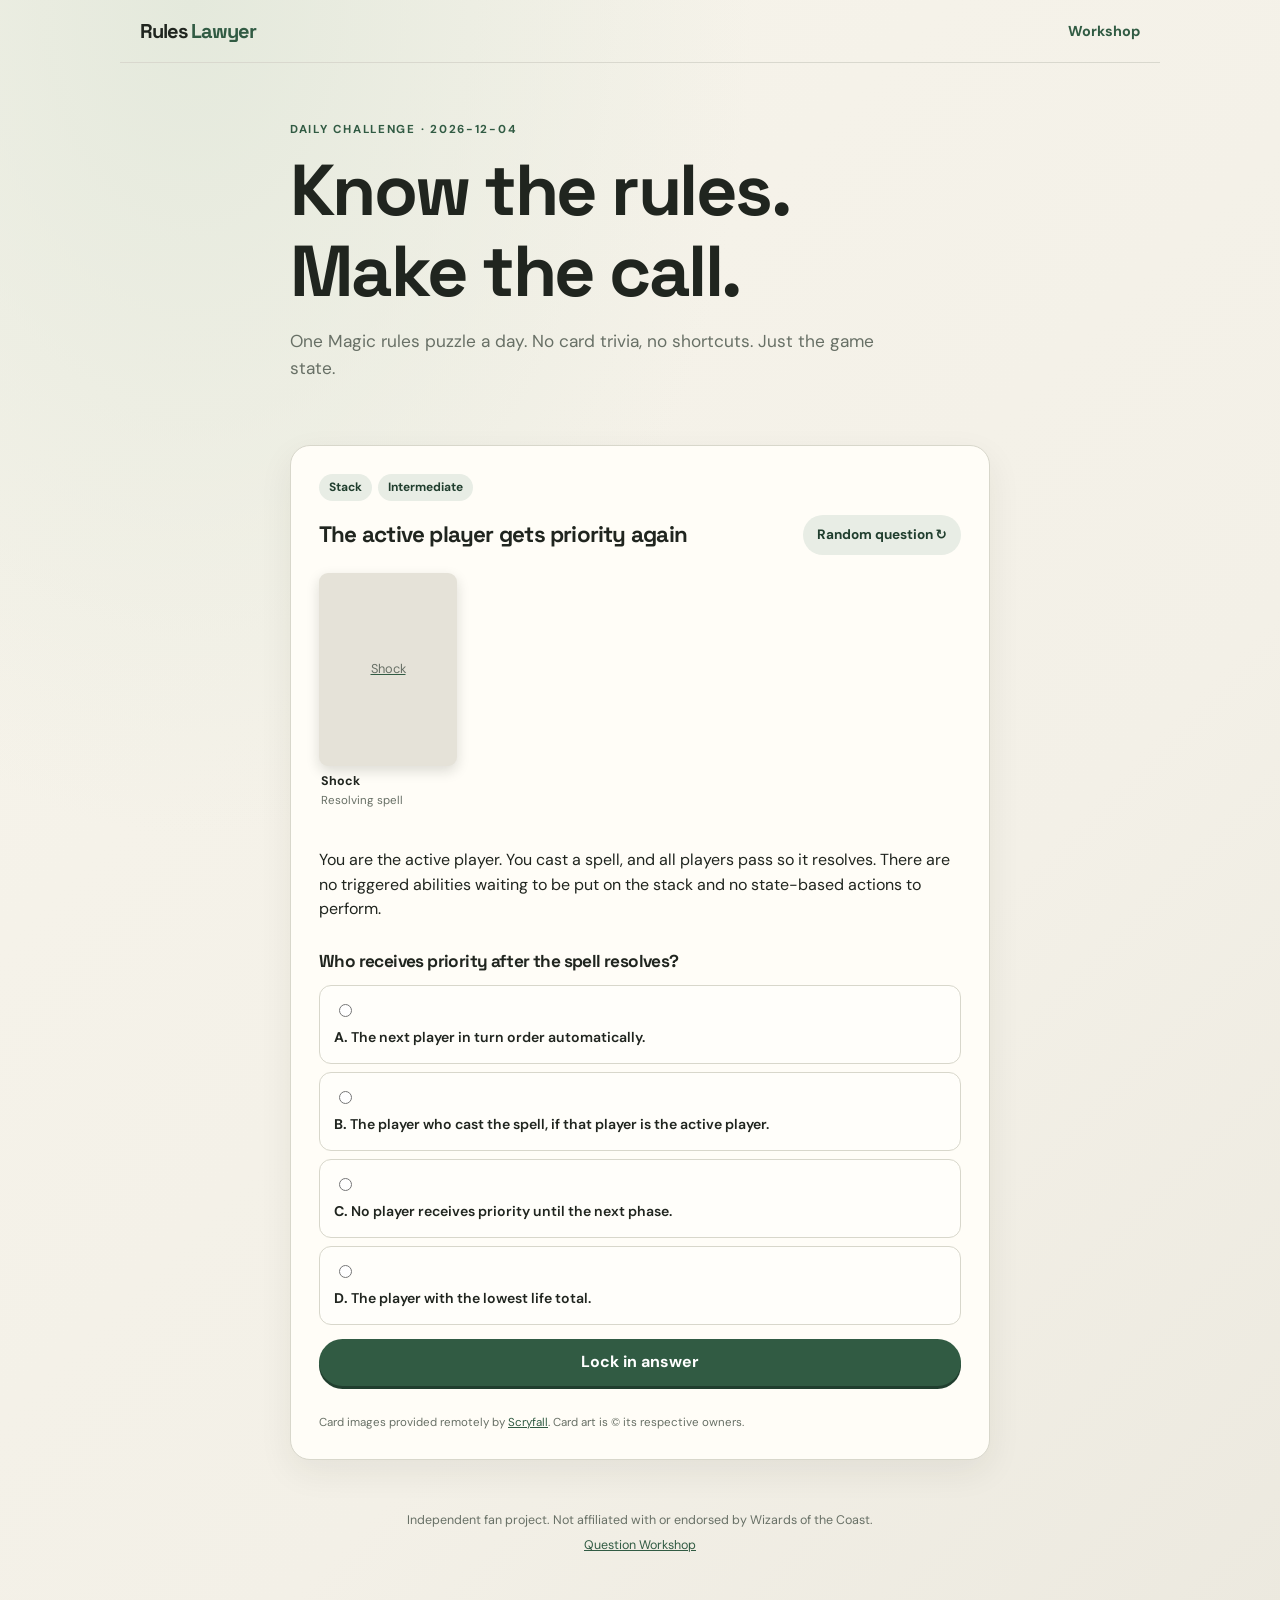
<file: index.html>
<!doctype html>
<html lang="en">
<head>
  <meta charset="utf-8">
  <meta name="viewport" content="width=device-width, initial-scale=1, viewport-fit=cover">
  <meta name="theme-color" content="#f5f3ed">
  <meta name="description" content="A daily Magic: The Gathering rules puzzle. Think through the game state, make your ruling, and learn something new.">
  <title>Rules Lawyer — Daily Magic Rules Puzzle</title>
  <link rel="stylesheet" href="styles.css">
</head>
<body>
  <header class="site-header">
    <a class="brand" href="index.html">Rules <span>Lawyer</span></a>
    <nav><a href="workshop.html">Workshop</a></nav>
  </header>
  <main class="container narrow">
    <section class="hero">
      <p class="eyebrow" id="puzzle-date">DAILY CHALLENGE</p>
      <h1>Know the rules.<br>Make the call.</h1>
      <p class="lede">One Magic rules puzzle a day. No card trivia, no shortcuts. Just the game state.</p>
    </section>
    <section id="game" class="panel">
      <div class="loading">Loading today's puzzle…</div>
    </section>
    <footer class="site-footer">
      <p>Independent fan project. Not affiliated with or endorsed by Wizards of the Coast.</p>
      <p><a href="workshop.html">Question Workshop</a></p>
    </footer>
  </main>
  <script type="module" src="src/game.js"></script>
</body>
</html>
</file>
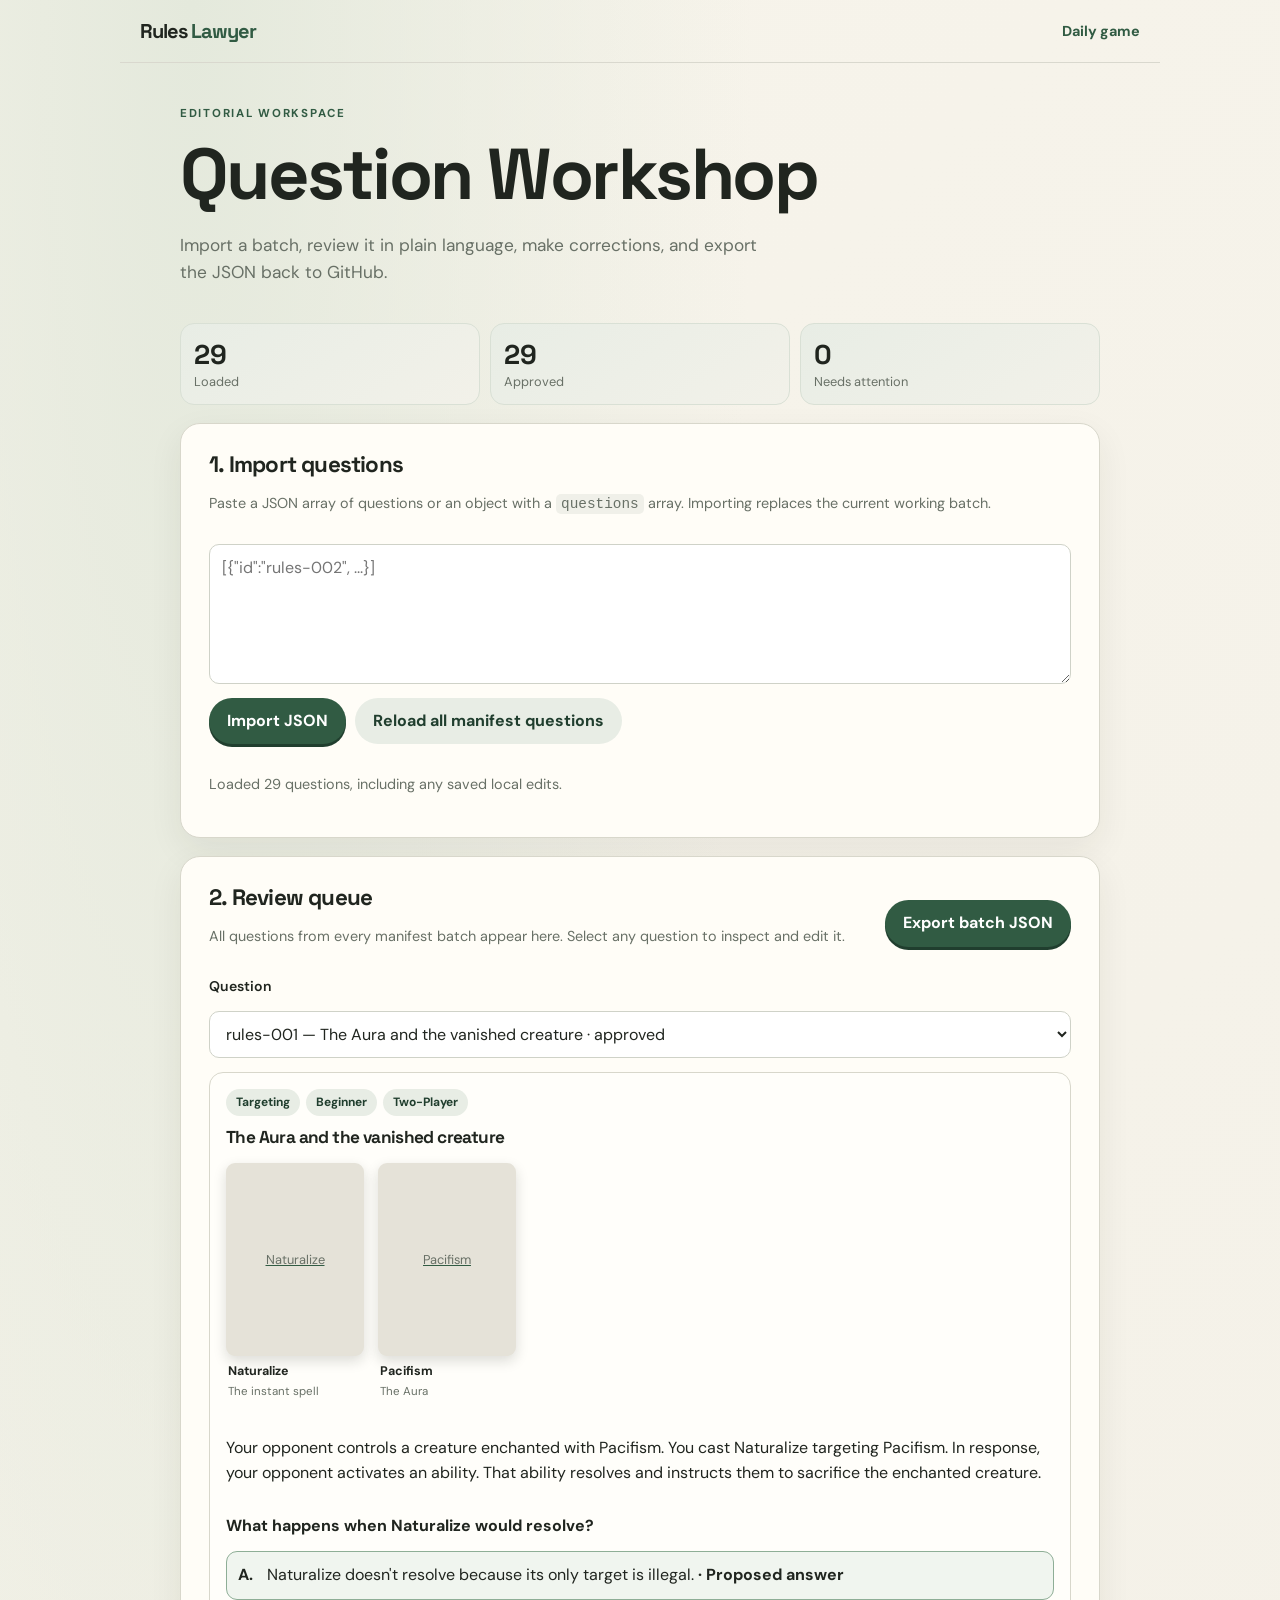
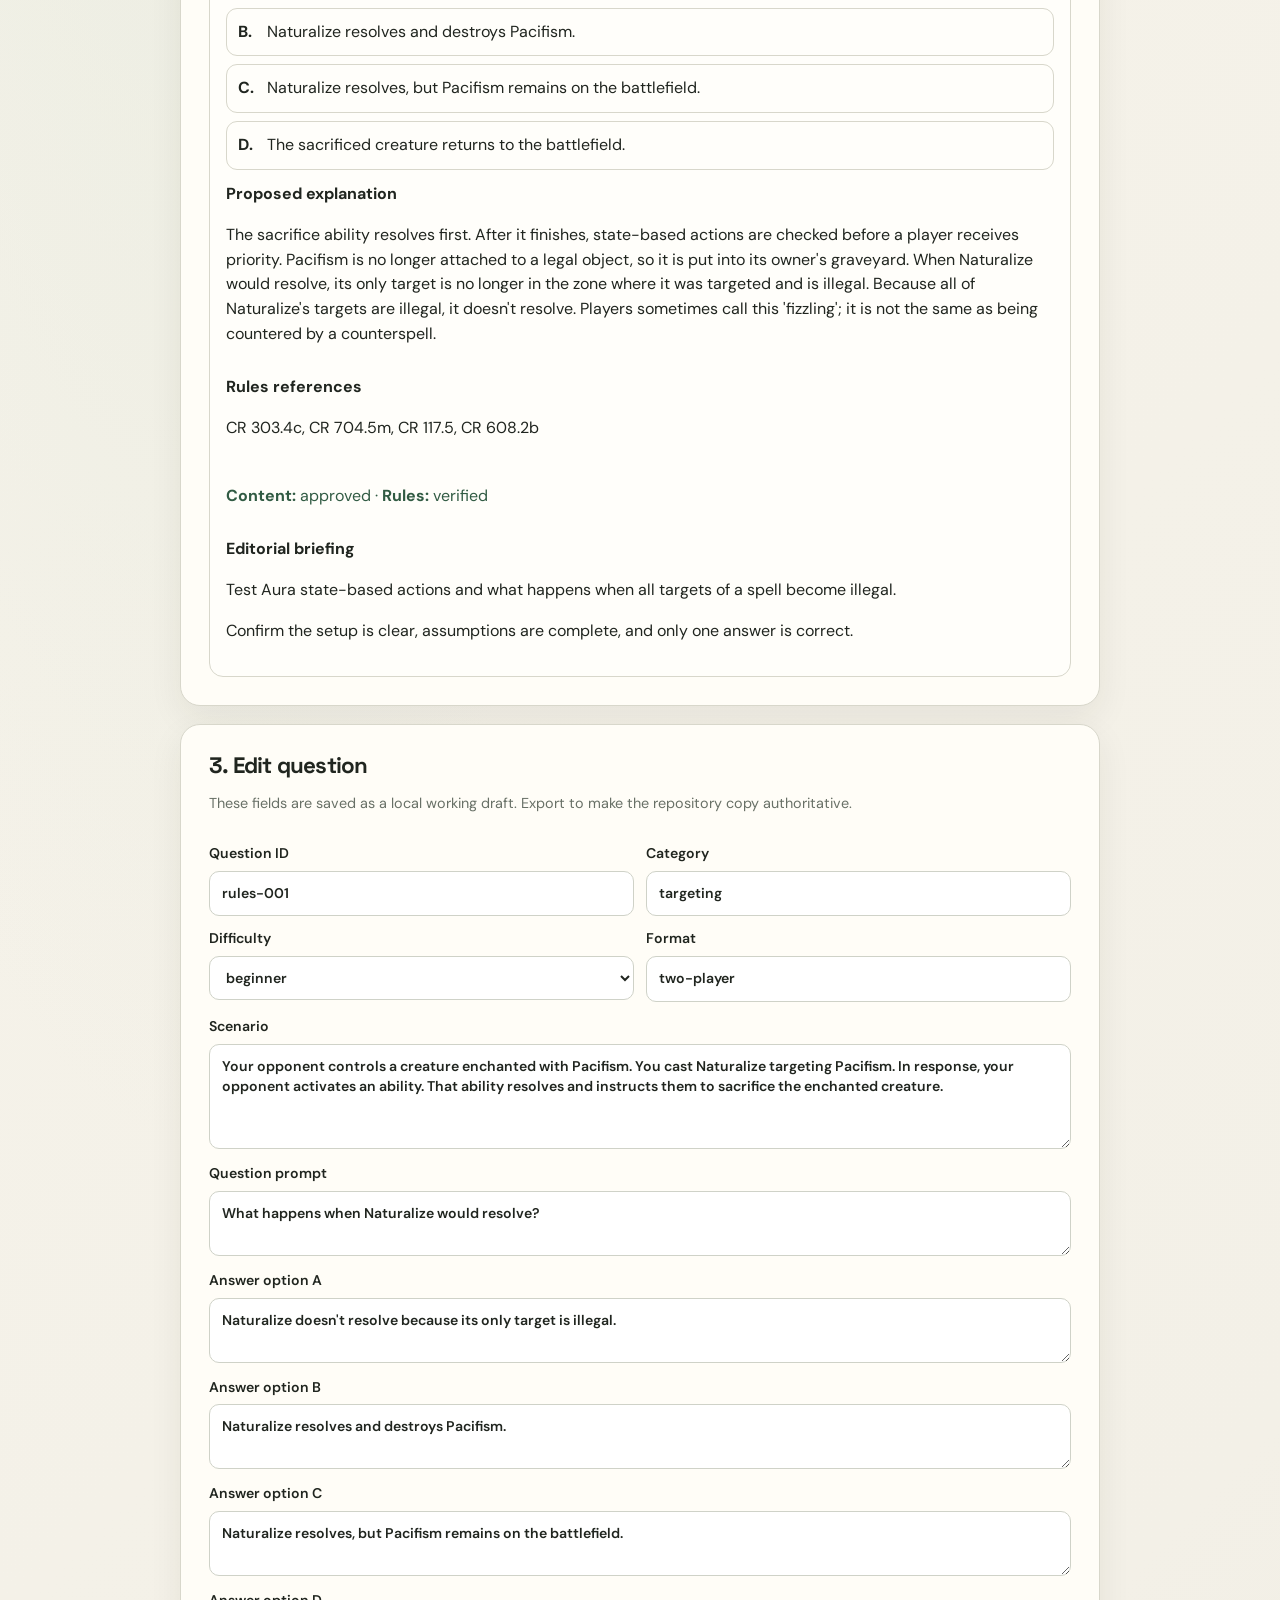
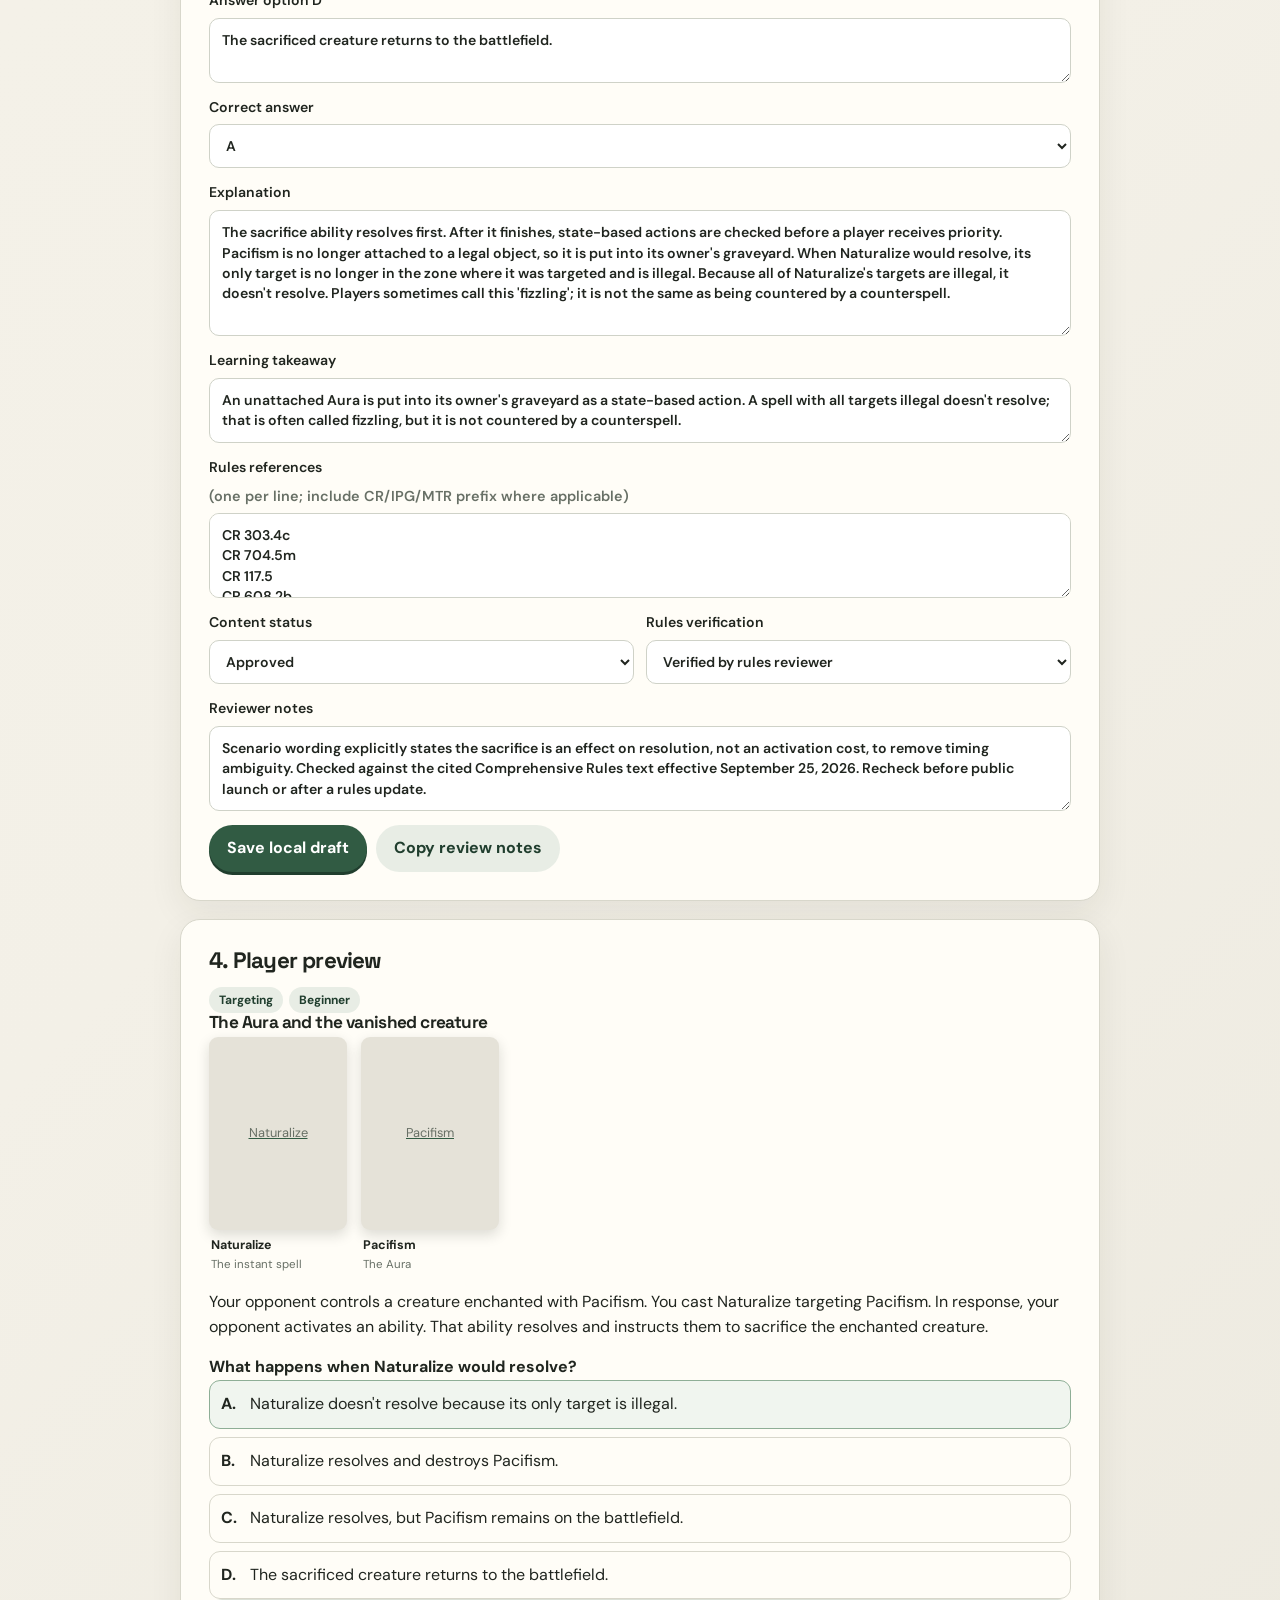
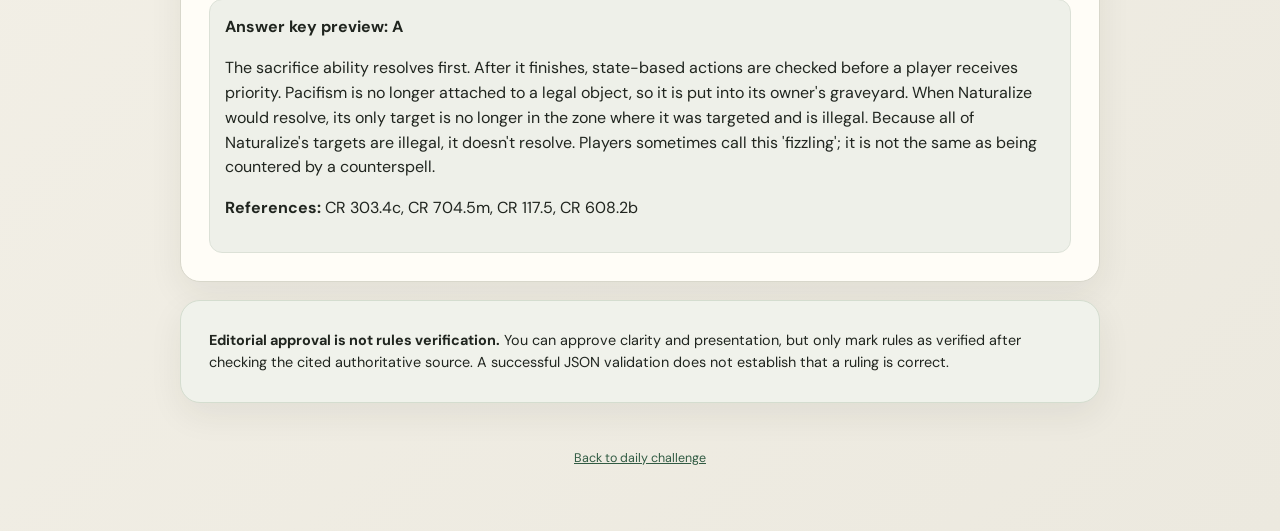
<file: workshop.html>
<!doctype html>
<html lang="en">
<head>
  <meta charset="utf-8">
  <meta name="viewport" content="width=device-width, initial-scale=1, viewport-fit=cover">
  <meta name="theme-color" content="#f5f3ed">
  <meta name="description" content="Review, correct, preview, and export Rules Lawyer daily puzzle questions.">
  <title>Rules Lawyer — Workshop</title>
  <link rel="stylesheet" href="styles.css">
</head>
<body>
  <header class="site-header">
    <a class="brand" href="index.html">Rules <span>Lawyer</span></a>
    <nav><a href="index.html">Daily game</a></nav>
  </header>
  <main class="container">
    <section class="hero compact">
      <p class="eyebrow">EDITORIAL WORKSPACE</p>
      <h1>Question Workshop</h1>
      <p class="lede">Import a batch, review it in plain language, make corrections, and export the JSON back to GitHub.</p>
    </section>

    <section class="stats-grid" aria-label="Question counts">
      <div class="stat"><strong id="count-total">—</strong><span>Loaded</span></div>
      <div class="stat"><strong id="count-approved">—</strong><span>Approved</span></div>
      <div class="stat"><strong id="count-review">—</strong><span>Needs attention</span></div>
    </section>

    <section class="panel stack">
      <div>
        <h2>1. Import questions</h2>
        <p class="muted">Paste a JSON array of questions or an object with a <code>questions</code> array. Importing replaces the current working batch.</p>
      </div>
      <textarea id="import-json" rows="5" autocapitalize="off" spellcheck="false" placeholder='[{"id":"rules-002", ...}]'></textarea>
      <div class="button-row">
        <button id="import-button" class="button primary">Import JSON</button>
        <button id="load-example" class="button secondary">Reload all manifest questions</button>
      </div>
      <p id="import-message" class="message" role="status"></p>
    </section>

    <section class="panel stack">
      <div class="section-heading">
        <div><h2>2. Review queue</h2><p class="muted">All questions from every manifest batch appear here. Select any question to inspect and edit it.</p></div>
        <button id="export-button" class="button primary">Export batch JSON</button>
      </div>
      <label for="question-select">Question</label>
      <select id="question-select"></select>
      <div id="review-card" class="review-card empty">Import a question batch to begin.</div>
    </section>

    <section class="panel stack" id="editor-panel" hidden>
      <div><h2>3. Edit question</h2><p class="muted">These fields are saved as a local working draft. Export to make the repository copy authoritative.</p></div>
      <div class="form-grid">
        <label>Question ID<input id="edit-id"></label>
        <label>Category<input id="edit-category"></label>
        <label>Difficulty
          <select id="edit-difficulty">
            <option>beginner</option><option>intermediate</option><option>advanced</option>
          </select>
        </label>
        <label>Format<input id="edit-format" placeholder="two-player, Commander, etc."></label>
      </div>
      <label>Scenario<textarea id="edit-scenario" rows="4"></textarea></label>
      <label>Question prompt<textarea id="edit-prompt" rows="2"></textarea></label>
      <div class="stack" id="answer-fields"></div>
      <label>Correct answer
        <select id="edit-answer"></select>
      </label>
      <label>Explanation<textarea id="edit-explanation" rows="5"></textarea></label>
      <label>Learning takeaway<textarea id="edit-takeaway" rows="2"></textarea></label>
      <label>Rules references <span class="muted">(one per line; include CR/IPG/MTR prefix where applicable)</span><textarea id="edit-rules" rows="3"></textarea></label>
      <div class="form-grid">
        <label>Content status
          <select id="edit-status">
            <option value="draft">Draft</option>
            <option value="editorial_review">Editorial review</option>
            <option value="rules_review">Rules review</option>
            <option value="correction_needed">Correction needed</option>
            <option value="approved">Approved</option>
            <option value="rejected">Rejected</option>
          </select>
        </label>
        <label>Rules verification
          <select id="edit-verification">
            <option value="unverified">Unverified</option>
            <option value="needs_expert">Needs expert review</option>
            <option value="verified">Verified by rules reviewer</option>
          </select>
        </label>
      </div>
      <label>Reviewer notes<textarea id="edit-notes" rows="3" placeholder="What should be checked or changed?"></textarea></label>
      <div class="button-row">
        <button id="save-edit" class="button primary">Save local draft</button>
        <button id="copy-review" class="button secondary">Copy review notes</button>
      </div>
      <p id="edit-message" class="message" role="status"></p>
    </section>

    <section class="panel stack" id="preview-panel" hidden>
      <h2>4. Player preview</h2>
      <div id="player-preview"></div>
    </section>

    <section class="panel notice">
      <strong>Editorial approval is not rules verification.</strong>
      You can approve clarity and presentation, but only mark rules as verified after checking the cited authoritative source. A successful JSON validation does not establish that a ruling is correct.
    </section>

    <footer class="site-footer"><a href="index.html">Back to daily challenge</a></footer>
  </main>
  <script type="module" src="src/workshop.js"></script>
</body>
</html>
</file>
<file: styles.css>
@import url('https://fonts.googleapis.com/css2?family=DM+Sans:wght@400;500;600;700&family=Space+Grotesk:wght@500;600;700&display=swap');

:root {
  color-scheme: light;
  --ink: #20251f;
  --muted: #687066;
  --paper: #f3f0e7;
  --panel: #fffdf7;
  --line: #d8d7cb;
  --accent: #315b43;
  --accent-dark: #203e2e;
  --gold: #b78a3b;
  --soft: #e8ede5;
  --warning: #8a5a16;
  --danger: #a33c35;
  font-family: "DM Sans", system-ui, sans-serif;
}
* { box-sizing: border-box; }
body {
  margin: 0; color: var(--ink); line-height: 1.55;
  background:
    radial-gradient(ellipse at 15% 0%, #e4e9dc 0, transparent 35rem),
    linear-gradient(135deg, #f7f4eb 0%, var(--paper) 65%, #ece9df 100%);
}
a { color: var(--accent); }
button, input, textarea, select { font: inherit; }
.site-header {
  max-width: 1040px; margin: auto; padding: 18px 20px;
  display: flex; justify-content: space-between; align-items: center;
  border-bottom: 1px solid #d9d8ce;
}
.brand { color: var(--ink); text-decoration: none; font: 700 1.25rem "Space Grotesk", sans-serif; letter-spacing: -.05em; }
.brand span { color: var(--accent); }
.site-header nav a { font-size: .9rem; font-weight: 700; text-decoration: none; }
.container { width: min(100% - 32px, 920px); margin: 0 auto; padding-bottom: 36px; }
.container.narrow { max-width: 700px; }
.hero { padding: 46px 0 28px; }
.hero.compact { padding: 30px 0 20px; }
.eyebrow { color: var(--accent); font-size: .72rem; font-weight: 700; letter-spacing: .15em; }
h1, h2, h3 { font-family: "Space Grotesk", sans-serif; line-height: 1.12; letter-spacing: -.035em; }
h1 { font-size: clamp(2.5rem, 8vw, 4.5rem); margin: 10px 0 14px; }
h2 { font-size: 1.4rem; margin: 0; }
h3 { font-size: 1.08rem; margin: 0; }
.lede { max-width: 590px; color: var(--muted); font-size: 1.08rem; }
.panel { background: var(--panel); border: 1px solid var(--line); border-radius: 20px; padding: clamp(18px, 4vw, 28px); margin: 18px 0; box-shadow: 0 12px 34px #252a1c12; }
.stack { display: flex; flex-direction: column; gap: 14px; }
.muted, .message { color: var(--muted); font-size: .9rem; }
.message:empty { display: none; }
.stats-grid { display: grid; grid-template-columns: repeat(3, 1fr); gap: 10px; }
.stat { background: linear-gradient(145deg, #e8ede5, #f2f1e9); border: 1px solid #d9e0d5; border-radius: 14px; padding: 13px; display: flex; flex-direction: column; }
.stat strong { font: 700 1.7rem "Space Grotesk", sans-serif; }
.stat span { color: var(--muted); font-size: .8rem; }
label { display: flex; flex-direction: column; gap: 6px; font-size: .88rem; font-weight: 600; }
input, textarea, select { width: 100%; border: 1px solid #cfd2c8; border-radius: 10px; padding: 11px 12px; background: white; color: var(--ink); min-width: 0; }
textarea { resize: vertical; line-height: 1.45; }
input:focus, textarea:focus, select:focus, button:focus-visible { outline: 3px solid #a9c2a9; outline-offset: 2px; }
.button-row { display: flex; flex-wrap: wrap; gap: 9px; }
.button { border: 0; border-radius: 999px; padding: 11px 18px; font-weight: 700; cursor: pointer; min-height: 46px; }
.button.primary { background: var(--accent); color: white; box-shadow: 0 3px 0 var(--accent-dark); }
.button.primary:hover { background: var(--accent-dark); }
.button.secondary { background: var(--soft); color: var(--accent-dark); }
.button:disabled { opacity: .55; cursor: not-allowed; }
.section-heading { display: flex; justify-content: space-between; align-items: center; gap: 12px; flex-wrap: wrap; }
.review-card { border: 1px solid var(--line); border-radius: 14px; padding: 16px; display: flex; flex-direction: column; gap: 12px; background: #fffefa; }
.review-card.empty { color: var(--muted); }
.pills { display: flex; flex-wrap: wrap; gap: 6px; }
.pill { display: inline-block; padding: 4px 10px; border-radius: 999px; background: #e8ede5; color: var(--accent-dark); font-size: .75rem; font-weight: 700; text-transform: capitalize; }
.status { color: var(--warning); }
.status.approved { color: var(--accent); }
.status.rejected, .status.correction_needed { color: var(--danger); }
.answer-list { display: grid; gap: 8px; }
.answer-option { border: 1px solid var(--line); border-radius: 11px; padding: 11px; display: flex; gap: 10px; align-items: flex-start; }
.answer-option.correct { border-color: #8eae96; background: #f0f5ef; }
.answer-option strong { min-width: 1.2rem; }
.form-grid { display: grid; grid-template-columns: repeat(2, minmax(0, 1fr)); gap: 12px; }
.notice { background: #f0f2eb; border-color: #d4ddcf; font-size: .9rem; }
.site-footer { color: var(--muted); font-size: .78rem; padding: 28px 0; text-align: center; }
.site-footer p { margin: 5px 0; }
.loading { color: var(--muted); }
.feedback { padding: 15px; border-radius: 13px; background: #eef0e9; border: 1px solid #dce1d7; }
.feedback.correct { background: #e8f2e9; border-color: #c6dcc8; }
.feedback.incorrect { background: #f7ece8; border-color: #ead1c9; }
.choice { display: flex; gap: 10px; align-items: flex-start; padding: 14px; border: 1px solid var(--line); border-radius: 12px; cursor: pointer; background: #fffefa; transition: border-color .15s, background .15s; }
.choice input { width: auto; margin-top: 4px; accent-color: var(--accent); }
.choice:has(input:checked) { border-color: var(--accent); background: #f0f4ef; }
.card-strip { display: flex; flex-wrap: wrap; gap: 14px; align-items: flex-start; margin: 4px 0 8px; }
.card-figure { margin: 0; width: min(31%, 138px); min-width: 92px; }
.card-image-link { display: block; border-radius: 9px; overflow: hidden; background: #e5e2d8; aspect-ratio: 63 / 88; box-shadow: 0 5px 13px #161a1426; }
.card-image-link img { display: block; width: 100%; height: 100%; object-fit: cover; }
.card-image-placeholder { height: 100%; display: grid; place-items: center; padding: 8px; text-align: center; color: var(--muted); font-size: .8rem; }
.card-figure figcaption { display: flex; flex-direction: column; gap: 1px; padding: 6px 2px 0; font-size: .78rem; }
.card-figure figcaption span { color: var(--muted); font-size: .72rem; }
.card-credit { color: var(--muted); font-size: .72rem; margin: 0; }
[hidden] { display: none !important; }
code { background: #f0f0e9; padding: 2px 5px; border-radius: 5px; }
@media (max-width: 560px) {
  .form-grid { grid-template-columns: 1fr; }
  .section-heading { align-items: stretch; }
  .section-heading .button { width: 100%; }
  .hero { padding-top: 30px; }
  .card-figure { width: 29%; min-width: 84px; }
}

.game-heading { align-items: center; }
.game-heading .button { flex: 0 0 auto; min-height: 40px; padding: 8px 14px; font-size: .85rem; }
@media (max-width: 560px) { .game-heading { align-items: stretch; } .game-heading .button { width: 100%; } }
</file>
